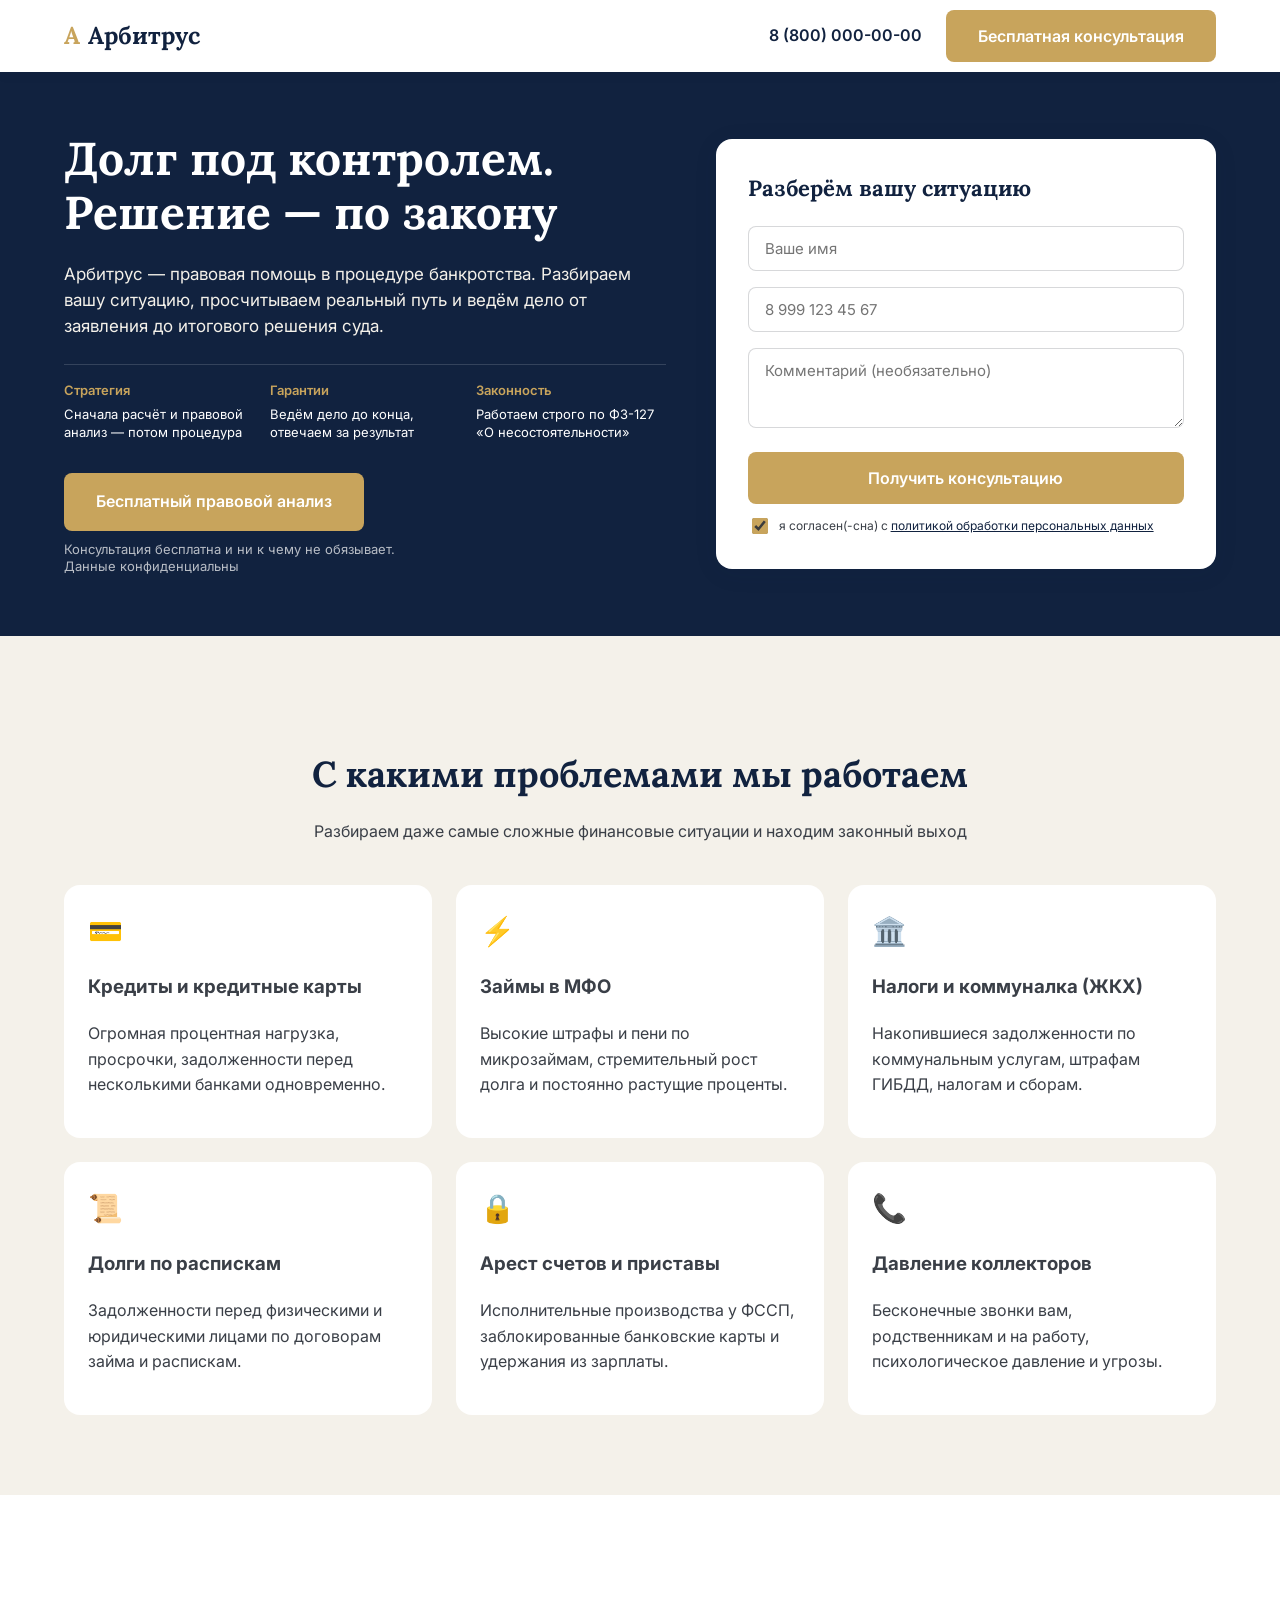
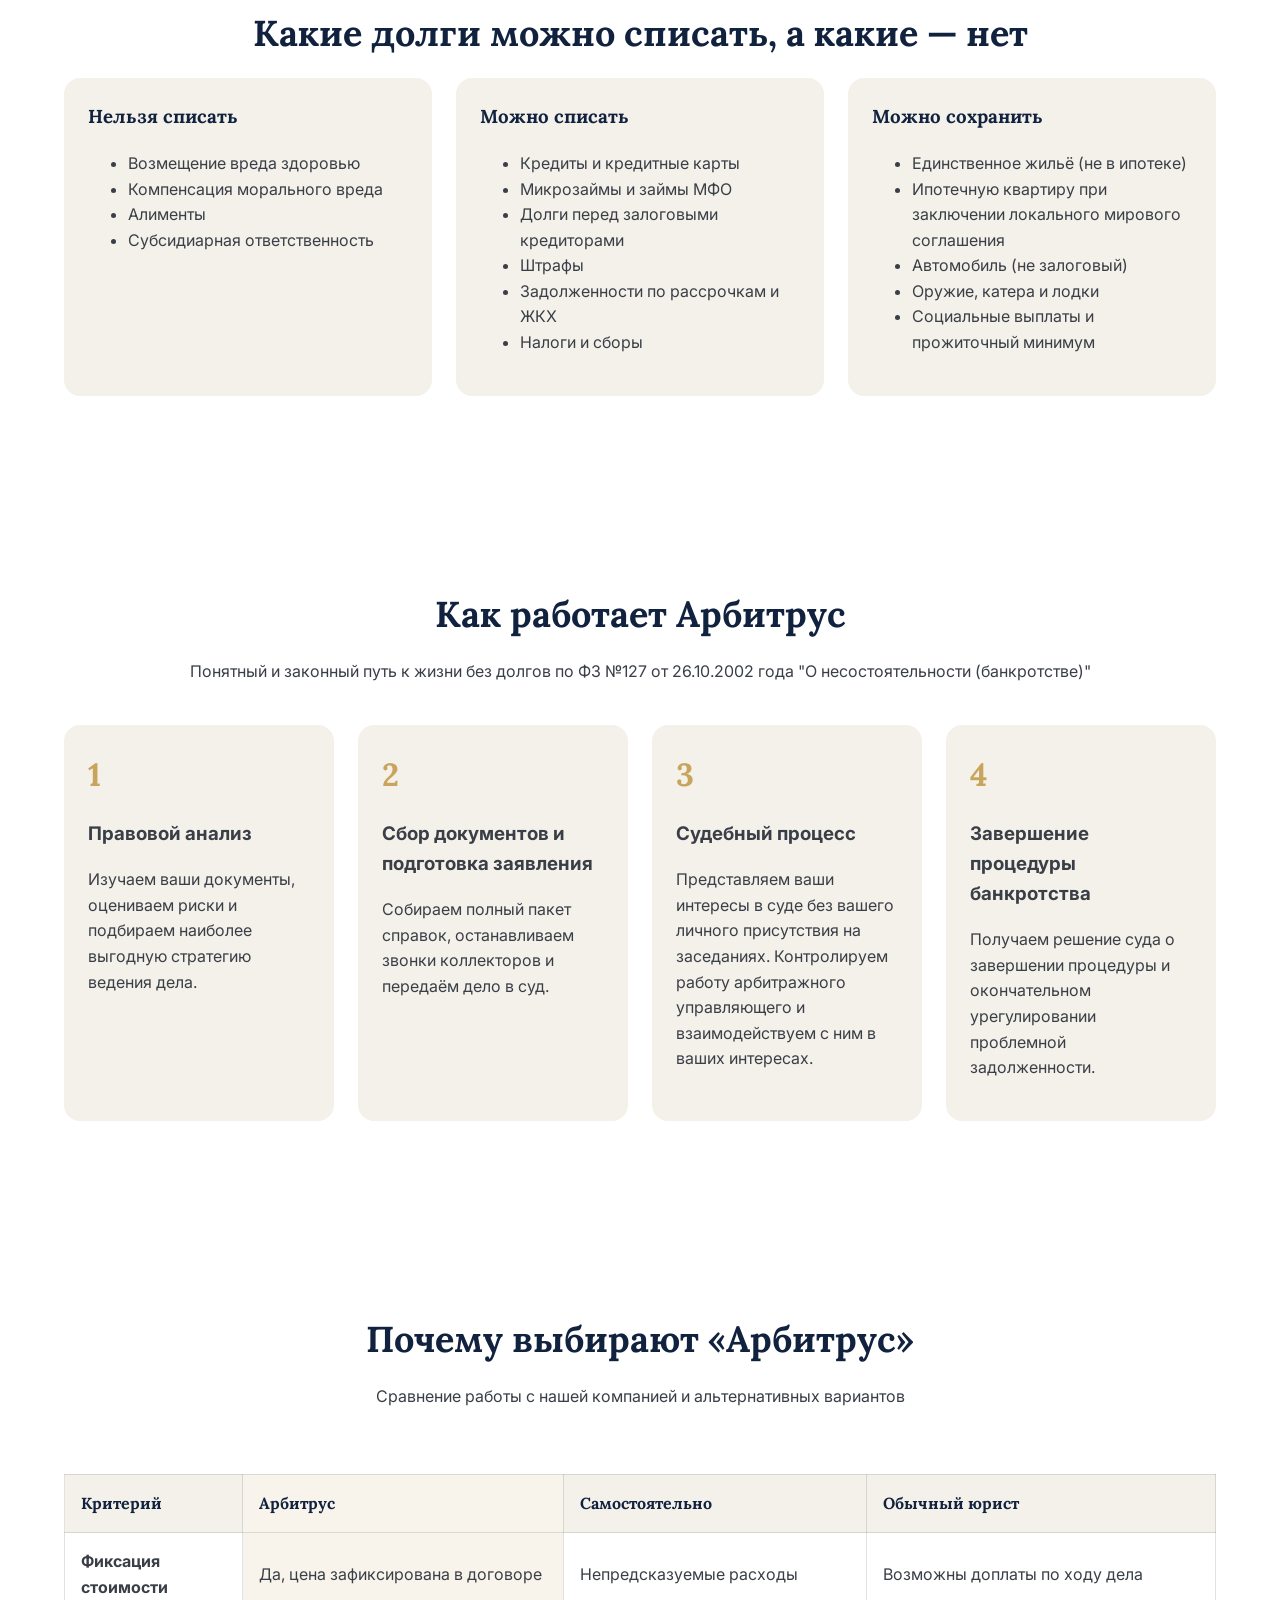
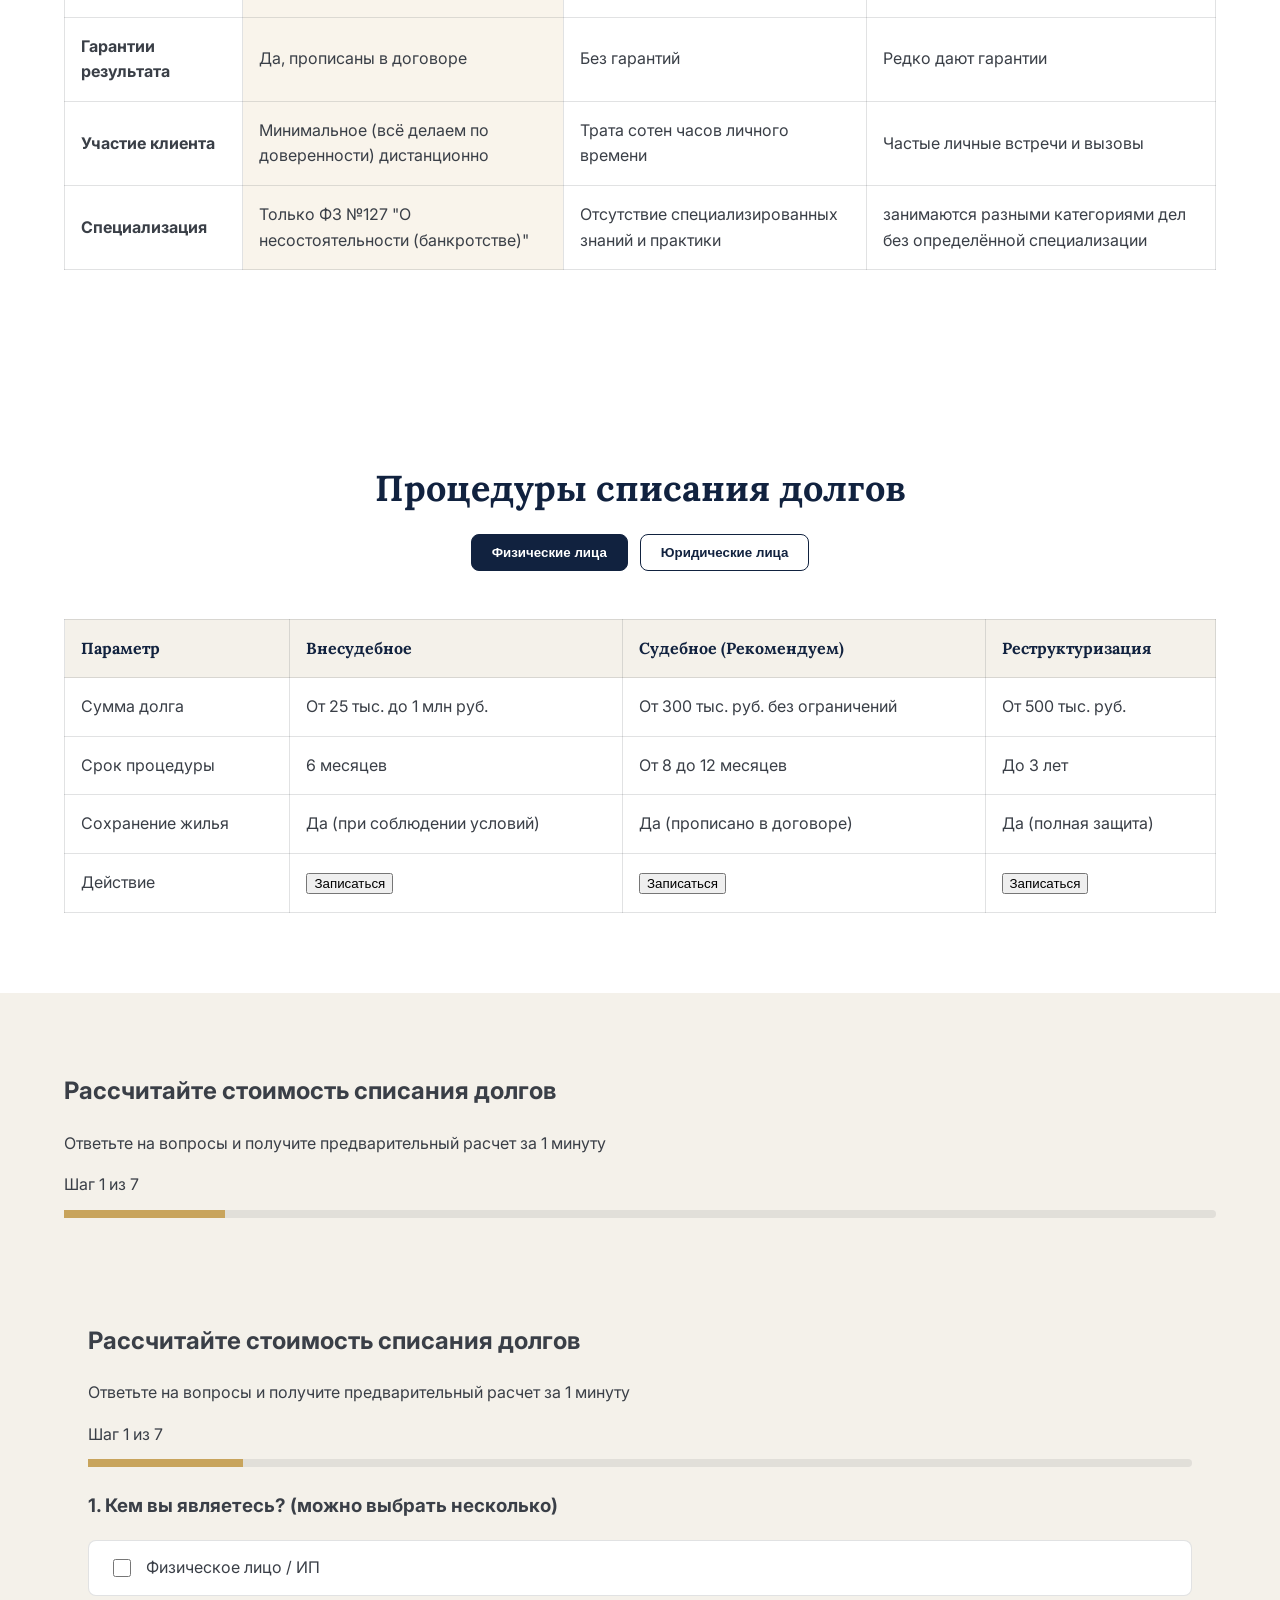
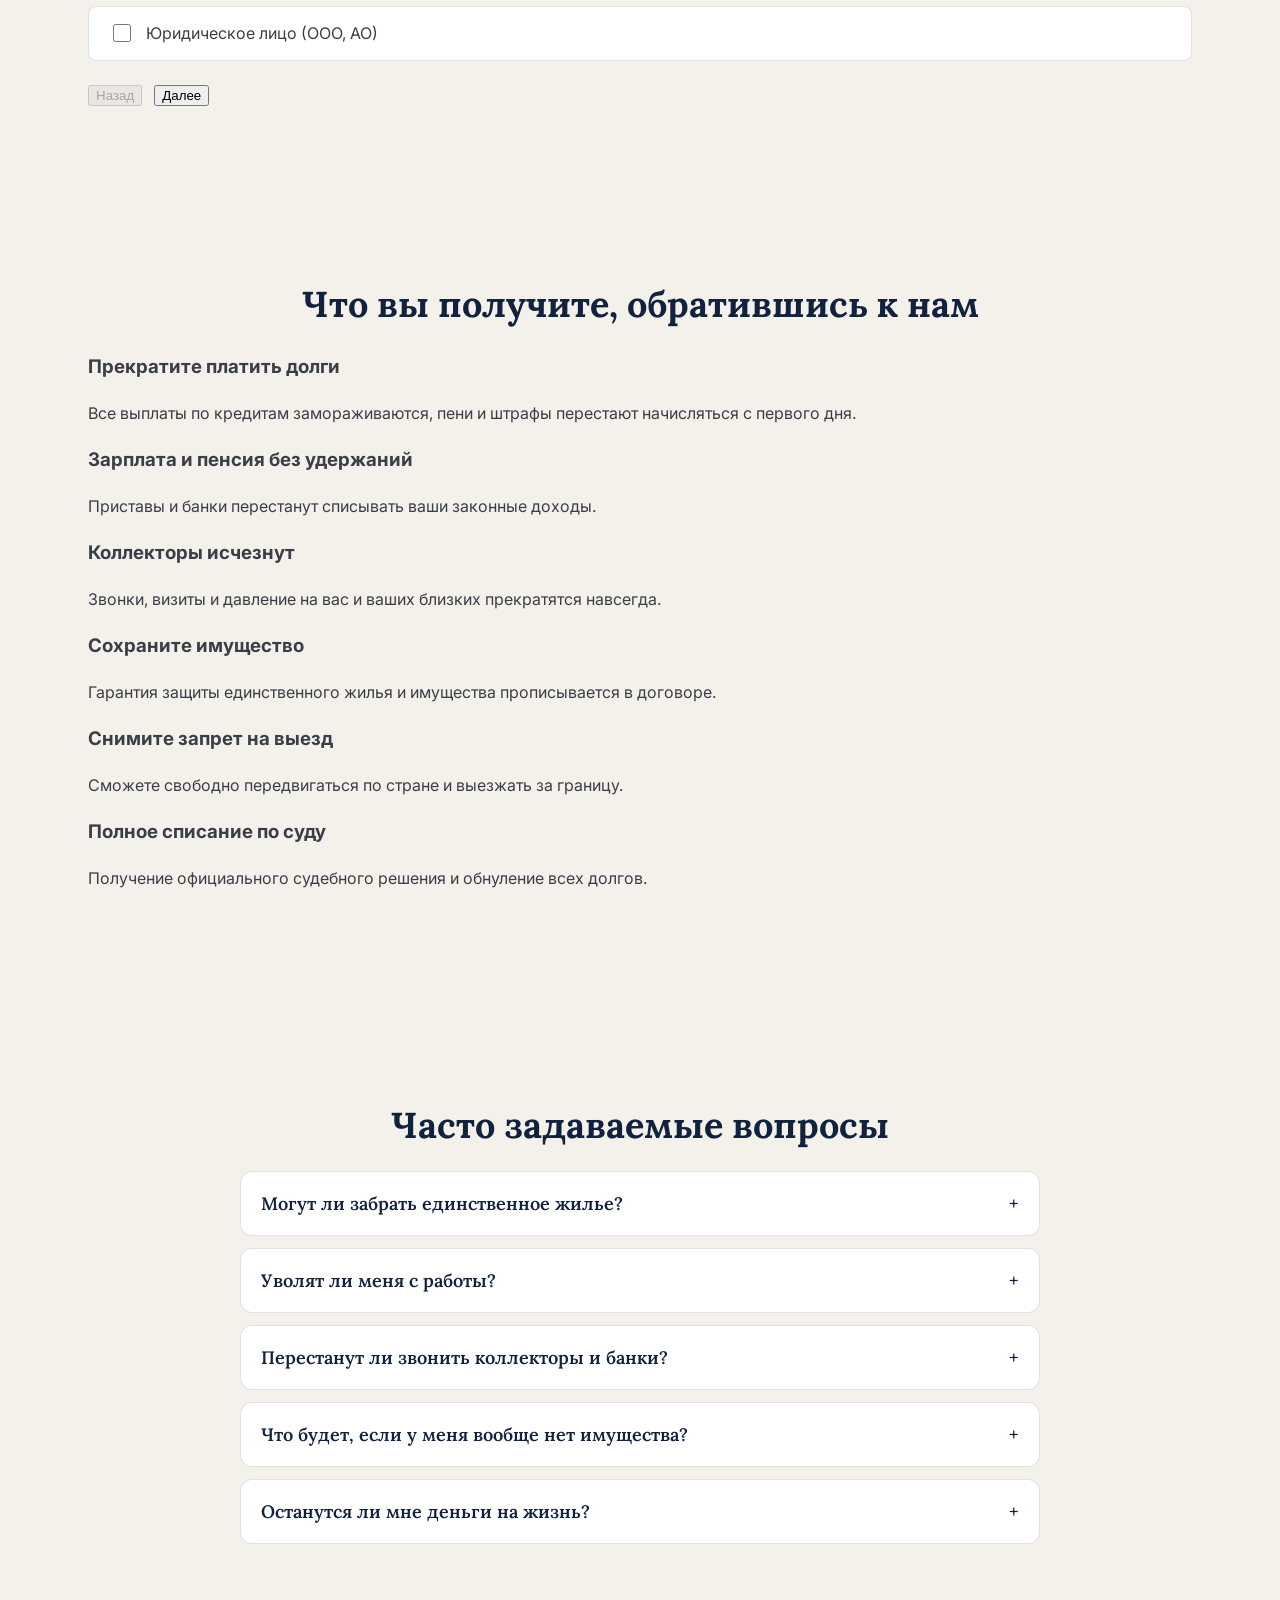
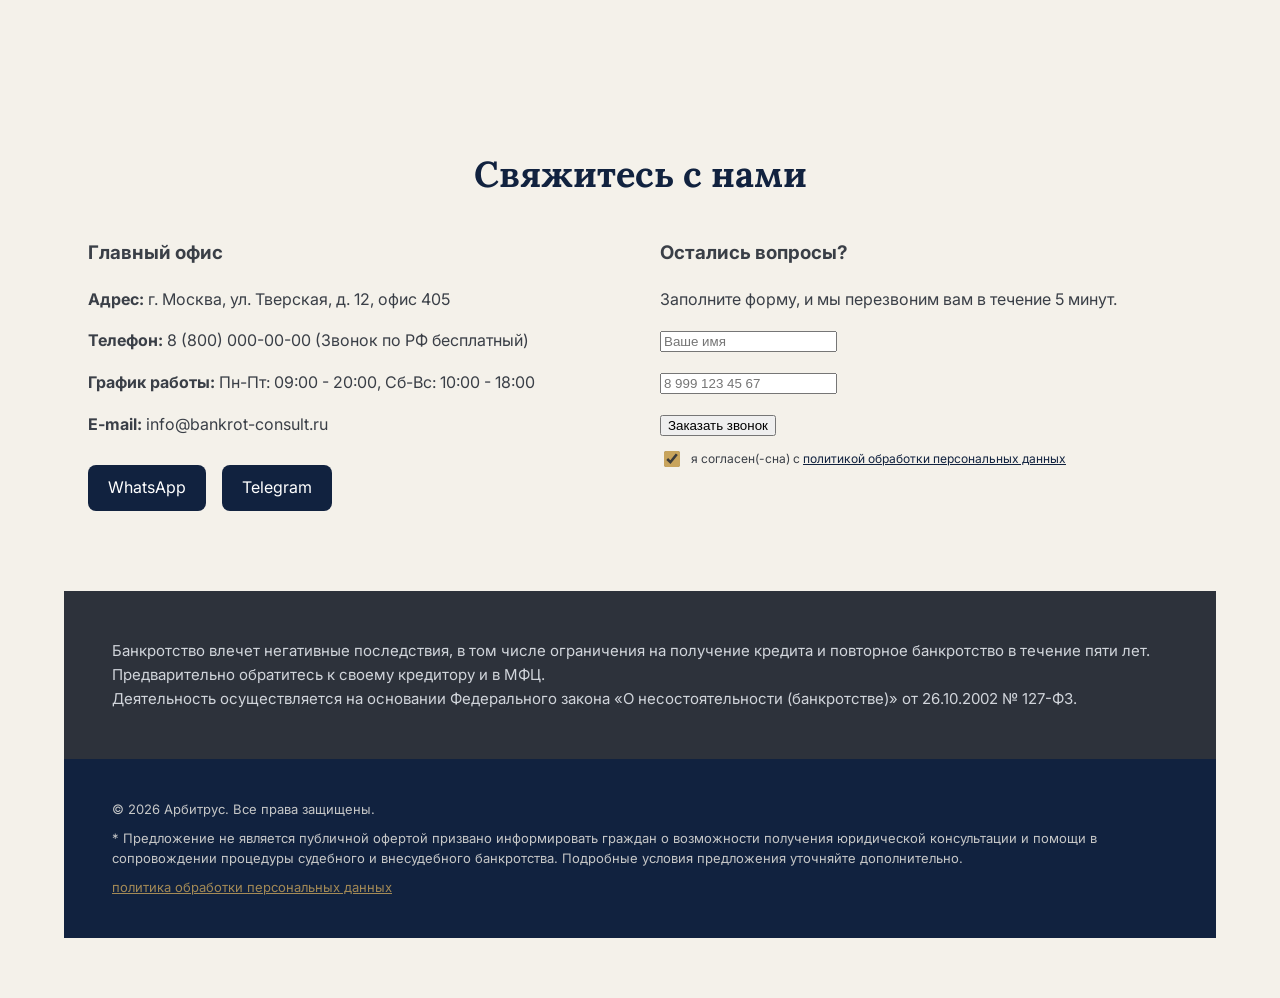
<file: index.html>
<!DOCTYPE html>
<html lang="ru">
<head>
  <meta charset="UTF-8">
  <meta name="viewport" content="width=device-width, initial-scale=1.0">
  <title>Списание долгов по 127-ФЗ — Официальная юридическая помощь</title>
  <meta name="description" content="Бесплатное и судебное списание долгов по 127-ФЗ. Рассрочка 0%, сохранение имущества, гарантия результата в договоре.">
  
  <link rel="preconnect" href="https://fonts.googleapis.com">
  <link rel="preconnect" href="https://fonts.gstatic.com" crossorigin>
  <link href="https://fonts.googleapis.com/css2?family=Inter:wght@400;500;600&family=Lora:wght@600;700&display=swap" rel="stylesheet">
  
  <link rel="stylesheet" href="css/style.css">
</head>
<body>

<!-- 0. HEADER -->
<header class="header">
  <div class="header__container">
    <a href="#" class="header__logo">
      <span>A</span> Арбитрус
    </a>
    
    <div class="header__right">
      <a href="tel:88000000000" class="header__phone">8 (800) 000-00-00</a>
      <button class="btn-gold select-plan-btn" data-plan="Общая консультация">Бесплатная консультация</button>
    </div>
  </div>
</header>

<!-- 1. HERO -->
<section id="hero" class="hero">
  <div class="hero__container">
    
    <div class="hero__content">
      <h1 class="hero__title">Долг под контролем.<br>Решение — по закону</h1>
      
      <p class="hero__subtitle">
        Арбитрус — правовая помощь в процедуре банкротства. Разбираем вашу ситуацию, просчитываем реальный путь и ведём дело от заявления до итогового решения суда.
      </p>

      <div class="hero__features">
        <div class="hero__feature-item">
          <span class="hero__feature-title">Стратегия</span>
          <span>Сначала расчёт и правовой анализ — потом процедура</span>
        </div>
        <div class="hero__feature-item">
          <span class="hero__feature-title">Гарантии</span>
          <span>Ведём дело до конца, отвечаем за результат</span>
        </div>
        <div class="hero__feature-item">
          <span class="hero__feature-title">Законность</span>
          <span>Работаем строго по ФЗ-127 «О несостоятельности»</span>
        </div>
      </div>

      <div class="hero__action">
        <a href="#quiz" class="btn-gold">Бесплатный правовой анализ</a>
        <span class="microtext">Консультация бесплатна и ни к чему не обязывает. Данные конфиденциальны</span>
      </div>
    </div>

    <div class="hero__card">
      <h3 class="hero__card-title">Разберём вашу ситуацию</h3>
      <form id="hero-form">
        <div class="form-group">
          <input type="text" class="form-input" placeholder="Ваше имя" required>
        </div>
        <div class="form-group">
          <input type="tel" class="form-input phone-mask" placeholder="Телефон" required>
        </div>
        <div class="form-group">
          <textarea class="form-textarea" placeholder="Комментарий (необязательно)"></textarea>
        </div>
        <button type="submit" class="btn-gold btn-gold--full">Получить консультацию</button>
        
        <div class="checkbox-group">
          <label class="checkbox-label">
            <input type="checkbox" required checked>
            <span>я согласен(-сна) с <a href="privacy.html" target="_blank">политикой обработки персональных данных</a></span>
          </label>
        </div>
      </form>
    </div>

  </div>
</section>

<!-- 2. С КАКИМИ ПРОБЛЕМАМИ МЫ РАБОТАЕМ -->
<section id="problems" class="problems">
  <div class="container">
    <h2 class="section__title">С какими проблемами мы работаем</h2>
    <p class="section__subtitle">Разбираем даже самые сложные финансовые ситуации и находим законный выход</p>
    
    <div class="problems__grid">
      <div class="problem-card">
        <div class="problem-card__icon">💳</div>
        <h3 class="problem-card__title">Кредиты и кредитные карты</h3>
        <p class="problem-card__text">Огромная процентная нагрузка, просрочки, задолженности перед несколькими банками одновременно.</p>
      </div>

      <div class="problem-card">
        <div class="problem-card__icon">⚡</div>
        <h3 class="problem-card__title">Займы в МФО</h3>
        <p class="problem-card__text">Высокие штрафы и пени по микрозаймам, стремительный рост долга и постоянно растущие проценты.</p>
      </div>

      <div class="problem-card">
        <div class="problem-card__icon">🏛️</div>
        <h3 class="problem-card__title">Налоги и коммуналка (ЖКХ)</h3>
        <p class="problem-card__text">Накопившиеся задолженности по коммунальным услугам, штрафам ГИБДД, налогам и сборам.</p>
      </div>

      <div class="problem-card">
        <div class="problem-card__icon">📜</div>
        <h3 class="problem-card__title">Долги по распискам</h3>
        <p class="problem-card__text">Задолженности перед физическими и юридическими лицами по договорам займа и распискам.</p>
      </div>

      <div class="problem-card">
        <div class="problem-card__icon">🔒</div>
        <h3 class="problem-card__title">Арест счетов и приставы</h3>
        <p class="problem-card__text">Исполнительные производства у ФССП, заблокированные банковские карты и удержания из зарплаты.</p>
      </div>

      <div class="problem-card">
        <div class="problem-card__icon">📞</div>
        <h3 class="problem-card__title">Давление коллекторов</h3>
        <p class="problem-card__text">Бесконечные звонки вам, родственникам и на работу, психологическое давление и угрозы.</p>
      </div>
    </div>
  </div>
</section>

<!-- 3. КАКИЕ ДОЛГИ СПИСЫВАЕМ -->
<section id="debts" class="section debts">
  <div class="container">
    <h2 class="section__title">Какие долги можно списать, а какие — нет</h2>
    
    <div class="debts__grid">
      <div class="debts__card debts__card--danger">
        <h3>Нельзя списать</h3>
        <ul>
          <li>Возмещение вреда здоровью</li>
          <li>Компенсация морального вреда</li>
          <li>Алименты</li>
          <li>Субсидиарная ответственность</li>
        </ul>
      </div>

      <div class="debts__card debts__card--success">
        <h3>Можно списать</h3>
        <ul>
          <li>Кредиты и кредитные карты</li>
          <li>Микрозаймы и займы МФО</li>
          <li>Долги перед залоговыми кредиторами</li>
          <li>Штрафы</li>
          <li>Задолженности по рассрочкам и ЖКХ</li>
          <li>Налоги и сборы</li>
        </ul>
      </div>

      <div class="debts__card debts__card--info">
        <h3>Можно сохранить</h3>
        <ul>
          <li>Единственное жильё (не в ипотеке)</li>
          <li>Ипотечную квартиру при заключении локального мирового соглашения</li>
          <li>Автомобиль (не залоговый)</li>
          <li>Оружие, катера и лодки</li>
          <li>Социальные выплаты и прожиточный минимум</li>
        </ul>
      </div>
    </div>
  </div>
</section>

<!-- КАК РАБОТАЕТ АРБИТРУС (Степпер) -->
<section id="how-it-works" class="section how-it-works">
  <div class="container">
    <h2 class="section__title">Как работает Арбитрус</h2>
    <p class="section__subtitle">Понятный и законный путь к жизни без долгов по ФЗ №127 от 26.10.2002 года "О несостоятельности (банкротстве)"</p>

    <div class="stepper">
      <div class="stepper__item">
        <div class="stepper__number">1</div>
        <div class="stepper__content">
          <h3>Правовой анализ</h3>
          <p>Изучаем ваши документы, оцениваем риски и подбираем наиболее выгодную стратегию ведения дела.</p>
        </div>
      </div>

      <div class="stepper__item">
        <div class="stepper__number">2</div>
        <div class="stepper__content">
          <h3>Сбор документов и подготовка заявления</h3>
          <p>Собираем полный пакет справок, останавливаем звонки коллекторов и передаём дело в суд.</p>
        </div>
      </div>

      <div class="stepper__item">
        <div class="stepper__number">3</div>
        <div class="stepper__content">
          <h3>Судебный процесс</h3>
          <p>Представляем ваши интересы в суде без вашего личного присутствия на заседаниях. Контролируем работу арбитражного управляющего и взаимодействуем с ним в ваших интересах.</p>
        </div>
      </div>

      <div class="stepper__item">
        <div class="stepper__number">4</div>
        <div class="stepper__content">
          <h3>Завершение процедуры банкротства</h3>
          <p>Получаем решение суда о завершении процедуры и окончательном урегулировании проблемной задолженности.</p>
        </div>
      </div>
    </div>
  </div>
</section>

<!-- ПОЧЕМУ АРБИТРУС (Сравнение) -->
<section id="why-us" class="section why-us">
  <div class="container">
    <h2 class="section__title">Почему выбирают «Арбитрус»</h2>
    <p class="section__subtitle">Сравнение работы с нашей компанией и альтернативных вариантов</p>

    <div class="table-wrapper">
      <table class="comparison-table">
        <thead>
          <tr>
            <th>Критерий</th>
            <th class="highlight">Арбитрус</th>
            <th>Самостоятельно</th>
            <th>Обычный юрист</th>
          </tr>
        </thead>
        <tbody>
          <tr>
            <td><strong>Фиксация стоимости</strong></td>
            <td class="highlight">Да, цена зафиксирована в договоре</td>
            <td>Непредсказуемые расходы</td>
            <td>Возможны доплаты по ходу дела</td>
          </tr>
          <tr>
            <td><strong>Гарантии результата</strong></td>
            <td class="highlight">Да, прописаны в договоре</td>
            <td>Без гарантий</td>
            <td>Редко дают гарантии</td>
          </tr>
          <tr>
            <td><strong>Участие клиента</strong></td>
            <td class="highlight">Минимальное (всё делаем по доверенности) дистанционно</td>
            <td>Трата сотен часов личного времени</td>
            <td>Частые личные встречи и вызовы</td>
          </tr>
          <tr>
            <td><strong>Специализация</strong></td>
            <td class="highlight">Только ФЗ №127 "О несостоятельности (банкротстве)"</td>
            <td>Отсутствие специализированных знаний и практики</td>
            <td>занимаются разными категориями дел без определённой специализации</td>
          </tr>
        </tbody>
      </table>
    </div>
  </div>
</section>

<!-- 4. ТАБЛИЦА ПРОЦЕДУР -->
<section id="procedures" class="section procedures">
  <div class="container">
    <h2 class="section__title">Процедуры списания долгов</h2>
    
    <div class="tabs">
      <button class="tab-btn active" data-tab="phys">Физические лица</button>
      <button class="tab-btn" data-tab="jur">Юридические лица</button>
    </div>

    <!-- Вкладка 1: Физические лица -->
    <div class="tab-content active" id="tab-phys">
      <div class="table-wrapper">
        <table class="procedure-table">
          <thead>
            <tr>
              <th>Параметр</th>
              <th>Внесудебное</th>
              <th class="recommended">Судебное (Рекомендуем)</th>
              <th>Реструктуризация</th>
            </tr>
          </thead>
          <tbody>
            <tr>
              <td>Сумма долга</td>
              <td>От 25 тыс. до 1 млн руб.</td>
              <td>От 300 тыс. руб. без ограничений</td>
              <td>От 500 тыс. руб.</td>
            </tr>
            <tr>
              <td>Срок процедуры</td>
              <td>6 месяцев</td>
              <td>От 8 до 12 месяцев</td>
              <td>До 3 лет</td>
            </tr>
            <tr>
              <td>Сохранение жилья</td>
              <td>Да (при соблюдении условий)</td>
              <td>Да (прописано в договоре)</td>
              <td>Да (полная защита)</td>
            </tr>
            <tr>
              <td>Действие</td>
              <td><button class="btn btn--outline select-plan-btn" data-plan="Внесудебное банкротство">Записаться</button></td>
              <td class="recommended"><button class="btn btn--primary select-plan-btn" data-plan="Судебное банкротство">Записаться</button></td>
              <td><button class="btn btn--outline select-plan-btn" data-plan="Реструктуризация">Записаться</button></td>
            </tr>
          </tbody>
        </table>
      </div>
    </div>

    <!-- Вкладка 2: Юридические лица -->
    <div class="tab-content" id="tab-jur">
      <div class="table-wrapper">
        <table class="procedure-table">
          <thead>
            <tr>
              <th>Параметр</th>
              <th>Банкротство ООО / АО</th>
              <th>Упрощенная процедура</th>
              <th>Ликвидация</th>
            </tr>
          </thead>
          <tbody>
            <tr>
              <td>Сумма долга</td>
              <td>От 2 млн руб.</td>
              <td>От 500 тыс. руб.</td>
              <td>До 2 млн руб.</td>
            </tr>
            <tr>
              <td>Срок процедуры</td>
              <td>От 12 месяцев</td>
              <td>От 6 месяцев</td>
              <td>От 4 месяцев</td>
            </tr>
            <tr>
              <td>Защита руководства</td>
              <td>Защита от субсидиарной ответственности</td>
              <td>Полный анализ рисков</td>
              <td>Безопасный вывод</td>
            </tr>
            <tr>
              <td>Действие</td>
              <td><button class="btn btn--outline select-plan-btn" data-plan="Банкротство ООО">Записаться</button></td>
              <td><button class="btn btn--outline select-plan-btn" data-plan="Упрощенная процедура">Записаться</button></td>
              <td><button class="btn btn--outline select-plan-btn" data-plan="Ликвидация компании">Записаться</button></td>
            </tr>
          </tbody>
        </table>
      </div>
    </div>

  </div>
</section>

<!-- 6. КВИЗ "УЗНАЙТЕ СТОИМОСТЬ" (Шаги 3 и 4 теперь с чекбоксами для множественного выбора) -->
<section id="quiz" class="quiz-section">
  <div class="container">
    <h2>Рассчитайте стоимость списания долгов</h2>
    <p>Ответьте на вопросы и получите предварительный расчет за 1 минуту</p>

    <div class="quiz-progress-wrapper">
      <div class="quiz-progress-text">Шаг <span id="quiz-current-step">1</span> из 7</div>
      <div class="quiz-progress-bar">
        <div id="quiz-progress-fill"></div>
      </div>
    </div>

    <form id="quiz-form">
<!-- 6. КВИЗ "УЗНАЙТЕ СТОИМОСТЬ" (Множественный выбор во всех вопросах) -->
<section id="quiz" class="quiz-section">
  <div class="container">
    <h2>Рассчитайте стоимость списания долгов</h2>
    <p>Ответьте на вопросы и получите предварительный расчет за 1 минуту</p>

    <div class="quiz-progress-wrapper">
      <div class="quiz-progress-text">Шаг <span id="quiz-current-step">1</span> из 7</div>
      <div class="quiz-progress-bar">
        <div id="quiz-progress-fill"></div>
      </div>
    </div>

    <form id="quiz-form">

      <!-- ШАГ 1 -->
      <div class="quiz__step active" data-step="1">
        <h3>1. Кем вы являетесь? (можно выбрать несколько)</h3>
        <label><input type="checkbox" name="role_phys" value="Физическое лицо / ИП"> Физическое лицо / ИП</label>
        <label><input type="checkbox" name="role_ur" value="Юридическое лицо"> Юридическое лицо (ООО, АО)</label>
      </div>

      <!-- ШАГ 2 -->
      <div class="quiz__step" data-step="2">
        <h3>2. Какова общая сумма ваших долгов? (можно выбрать несколько)</h3>
        <label><input type="checkbox" name="sum_1" value="До 500 тыс"> До 500 000 руб.</label>
        <label><input type="checkbox" name="sum_2" value="500к - 1.5м"> От 500 000 до 1 500 000 руб.</label>
        <label><input type="checkbox" name="sum_3" value="Более 1.5м"> Более 1 500 000 руб.</label>
      </div>

      <!-- ШАГ 3 -->
      <div class="quiz__step" data-step="3">
        <h3>3. Кому вы должны? (можно выбрать несколько)</h3>
        <label><input type="checkbox" name="debt_bank" value="Банки / Кредиты"> Банкам по кредитам и картам</label>
        <label><input type="checkbox" name="debt_mfo" value="МФО / Микрозаймы"> МФО (Микрозаймы)</label>
        <label><input type="checkbox" name="debt_tax" value="Налоги / ФНС / Штрафы"> Налоги, штрафы, ЖКХ</label>
        <label><input type="checkbox" name="debt_receipt" value="Физлица / Расписки"> Физическим лицам по распискам</label>
      </div>

      <!-- ШАГ 4 -->
      <div class="quiz__step" data-step="4">
        <h3>4. Есть ли у вас имущество в собственности? (можно выбрать несколько)</h3>
        <label><input type="checkbox" name="prop_flat" value="Единственное жилье"> Единственное жильё</label>
        <label><input type="checkbox" name="prop_car" value="Автомобиль"> Автомобиль / Транспорт</label>
        <label><input type="checkbox" name="prop_other" value="Другая недвижимость"> Вторая квартира / Дача / Земельный участок</label>
        <label><input type="checkbox" name="prop_none" value="Нет имущества"> Ничего из перечисленного нет</label>
      </div>

      <!-- ШАГ 5 -->
      <div class="quiz__step" data-step="5">
        <h3>5. Находится ли ваше жильё в ипотеке? (можно выбрать несколько)</h3>
        <label><input type="checkbox" name="hyp_no" value="Нет"> Нет</label>
        <label><input type="checkbox" name="hyp_yes" value="Да"> Да, ипотека оформлена</label>
      </div>

      <!-- ШАГ 6 -->
      <div class="quiz__step" data-step="6">
        <h3>6. Каков ваш официальный доход? (можно выбрать несколько)</h3>
        <label><input type="checkbox" name="inc_none" value="Нет дохода"> Официального дохода нет</label>
        <label><input type="checkbox" name="inc_salary" value="Зарплата"> Официальная зарплата</label>
        <label><input type="checkbox" name="inc_pension" value="Пенсия/Соцвыплаты"> Пенсия / Соцвыплаты</label>
      </div>

      <!-- ШАГ 7 (Финальный) -->
      <div class="quiz__step" data-step="7">
        <h3>7. Куда отправить расчёт и варианты процедур?</h3>
        <div class="form-group">
          <input type="text" name="name" placeholder="Ваше имя" required>
        </div>
        <div class="form-group">
          <input type="tel" name="phone" class="phone-mask" placeholder="8 999 123 45 67" required>
        </div>
        <button type="submit" class="btn-gold">Получить результаты и вариант договора</button>
        
        <div class="checkbox-group">
          <label class="checkbox-label">
            <input type="checkbox" required checked>
            <span>я согласен(-сна) с <a href="privacy.html" target="_blank">политикой обработки персональных данных</a></span>
          </label>
        </div>
      </div>

      <div class="quiz-navigation">
        <button type="button" id="quiz-prev-btn" disabled>Назад</button>
        <button type="button" id="quiz-next-btn">Далее</button>
      </div>

    </form>
  </div>
</section>

<!-- 7. ВЫГОДЫ -->
<section class="section benefits">
  <div class="container">
    <h2 class="section__title">Что вы получите, обратившись к нам</h2>
    <div class="benefits__grid">
      <div class="benefits__card">
        <h3>Прекратите платить долги</h3>
        <p>Все выплаты по кредитам замораживаются, пени и штрафы перестают начисляться с первого дня.</p>
      </div>
      <div class="benefits__card">
        <h3>Зарплата и пенсия без удержаний</h3>
        <p>Приставы и банки перестанут списывать ваши законные доходы.</p>
      </div>
      <div class="benefits__card">
        <h3>Коллекторы исчезнут</h3>
        <p>Звонки, визиты и давление на вас и ваших близких прекратятся навсегда.</p>
      </div>
      <div class="benefits__card">
        <h3>Сохраните имущество</h3>
        <p>Гарантия защиты единственного жилья и имущества прописывается в договоре.</p>
      </div>
      <div class="benefits__card">
        <h3>Снимите запрет на выезд</h3>
        <p>Сможете свободно передвигаться по стране и выезжать за границу.</p>
      </div>
      <div class="benefits__card">
        <h3>Полное списание по суду</h3>
        <p>Получение официального судебного решения и обнуление всех долгов.</p>
      </div>
    </div>
  </div>
</section>

<!-- 8. FAQ -->
<section id="faq" class="section faq">
  <div class="container">
    <h2 class="section__title">Часто задаваемые вопросы</h2>
    <div class="faq__accordion">
      
      <div class="faq__item">
        <button class="faq__question">
          <span>Могут ли забрать единственное жилье?</span>
          <span class="faq__icon">+</span>
        </button>
        <div class="faq__answer">
          <p>Нет, согласно ст. 446 ГПК РФ единственное жилье (если оно не находится в ипотеке) обладает исполнительским иммунитетом и забрать его за долги нельзя.</p>
        </div>
      </div>

      <div class="faq__item">
        <button class="faq__question">
          <span>Уволят ли меня с работы?</span>
          <span class="faq__icon">+</span>
        </button>
        <div class="faq__answer">
          <p>Закон № 127-ФЗ не содержит оснований для увольнения в связи с банкротством. Банкротство не ограничивает право заниматься большинством видов деятельности.</p>
        </div>
      </div>

      <div class="faq__item">
        <button class="faq__question">
          <span>Перестанут ли звонить коллекторы и банки?</span>
          <span class="faq__icon">+</span>
        </button>
        <div class="faq__answer">
          <p>Да. С момента введения процедуры банкротства судом все взаимодействия с кредиторами и коллекторами прекращаются. Все требования направляются только через суд.</p>
        </div>
      </div>

      <div class="faq__item">
        <button class="faq__question">
          <span>Что будет, если у меня вообще нет имущества?</span>
          <span class="faq__icon">+</span>
        </button>
        <div class="faq__answer">
          <p>Отсутствие имущества — не препятствие: процедура проводится. Для граждан без имущества и с небольшим долгом рациональнее рассмотреть внесудебный порядок через МФЦ.</p>
        </div>
      </div>

      <div class="faq__item">
        <button class="faq__question">
          <span>Останутся ли мне деньги на жизнь?</span>
          <span class="faq__icon">+</span>
        </button>
        <div class="faq__answer">
          <p>Да. Механизм защиты: из конкурсной массы исключаются средства в пределах прожиточного минимума на должника (и иждивенцев, при наличии). Внесудебное банкротство не предполагает реализации имущества и удержаний по большинству требований.</p>
        </div>
      </div>

    </div>
  </div>
</section>

<!-- МОДАЛЬНОЕ ОКНО -->
<div class="modal" id="modal-consultation">
  <div class="modal__overlay" id="modal-overlay"></div>
  <div class="modal__content">
    <button class="modal__close" id="modal-close">&times;</button>
    <h3 class="modal__title">Запись на бесплатную консультацию</h3>
    <p class="modal__subtitle">Оставьте заявку, и наш юрист свяжется с вами в течение 10 минут.</p>
    
    <form id="modal-form" class="modal__form">
      <input type="hidden" name="selected_plan" id="modal-plan-input" value="Общая заявка">
      
      <div class="form-group">
        <input type="text" name="name" placeholder="Ваше имя" required>
      </div>
      <div class="form-group">
        <input type="tel" name="phone" class="phone-mask" placeholder="+7 (___) ___-__-__" required>
      </div>
      <button type="submit" class="btn btn--primary btn--full">Отправить заявку</button>
      
      <div class="checkbox-group">
        <label class="checkbox-label">
          <input type="checkbox" required checked>
          <span>я согласен(-сна) с <a href="privacy.html" target="_blank">политикой обработки персональных данных</a></span>
        </label>
      </div>
    </form>
  </div>
</div>

<!-- 10. КОНТАКТЫ И ФОРМА -->
<section id="contacts" class="section contacts">
  <div class="container">
    <h2 class="section__title">Свяжитесь с нами</h2>
    <div class="contacts__grid">
      
      <div class="contacts__info">
        <h3>Главный офис</h3>
        <p><strong>Адрес:</strong> г. Москва, ул. Тверская, д. 12, офис 405</p>
        <p><strong>Телефон:</strong> 8 (800) 000-00-00 (Звонок по РФ бесплатный)</p>
        <p><strong>График работы:</strong> Пн-Пт: 09:00 - 20:00, Сб-Вс: 10:00 - 18:00</p>
        <p><strong>E-mail:</strong> info@bankrot-consult.ru</p>
        
        <div class="contacts__messengers">
          <a href="https://wa.me/70000000000" target="_blank" class="btn btn--outline">WhatsApp</a>
          <a href="https://t.me/username" target="_blank" class="btn btn--outline">Telegram</a>
        </div>
      </div>

      <div class="contacts__form-wrapper">
        <h3>Остались вопросы?</h3>
        <p>Заполните форму, и мы перезвоним вам в течение 5 минут.</p>
        
        <form id="footer-form" class="contacts__form">
          <div class="form-group">
            <input type="text" placeholder="Ваше имя" required>
          </div>
          <div class="form-group">
            <input type="tel" class="phone-mask" placeholder="8 999 123 45 67" required>
          </div>
          <button type="submit" class="btn btn--primary btn--full">Заказать звонок</button>
          
          <div class="checkbox-group">
            <label class="checkbox-label">
              <input type="checkbox" required checked>
              <span>я согласен(-сна) с <a href="privacy.html" target="_blank">политикой обработки персональных данных</a></span>
            </label>
          </div>
        </form>
      </div>

    </div>
  </div>
</section>

<!-- ДИСКЛЕЙМЕР О ПОСЛЕДСТВИЯХ (НЕ МЕНЕЕ 7% ЭКРАНА) -->
<section class="legal-disclaimer">
  <div class="container">
    <p>
      Банкротство влечет негативные последствия, в том числе ограничения на получение кредита и повторное банкротство в течение пяти лет. Предварительно обратитесь к своему кредитору и в МФЦ.<br>
      Деятельность осуществляется на основании Федерального закона «О несостоятельности (банкротстве)» от 26.10.2002 № 127-ФЗ.
    </p>
  </div>
</section>

<!-- ФУТЕР -->
<footer class="footer">
  <div class="container">
    <div class="footer__bottom">
      <p>&copy; 2026 Арбитрус. Все права защищены.</p>
      <p>* Предложение не является публичной офертой призвано информировать граждан о возможности получения юридической консультации и помощи в сопровождении процедуры судебного и внесудебного банкротства. Подробные условия предложения уточняйте дополнительно.</p>
      <p><a href="privacy.html" target="_blank" class="privacy-link">политика обработки персональных данных</a></p>
    </div>
  </div>
</footer>

<script src="js/app.js"></script>
</body>
</html>
</file>
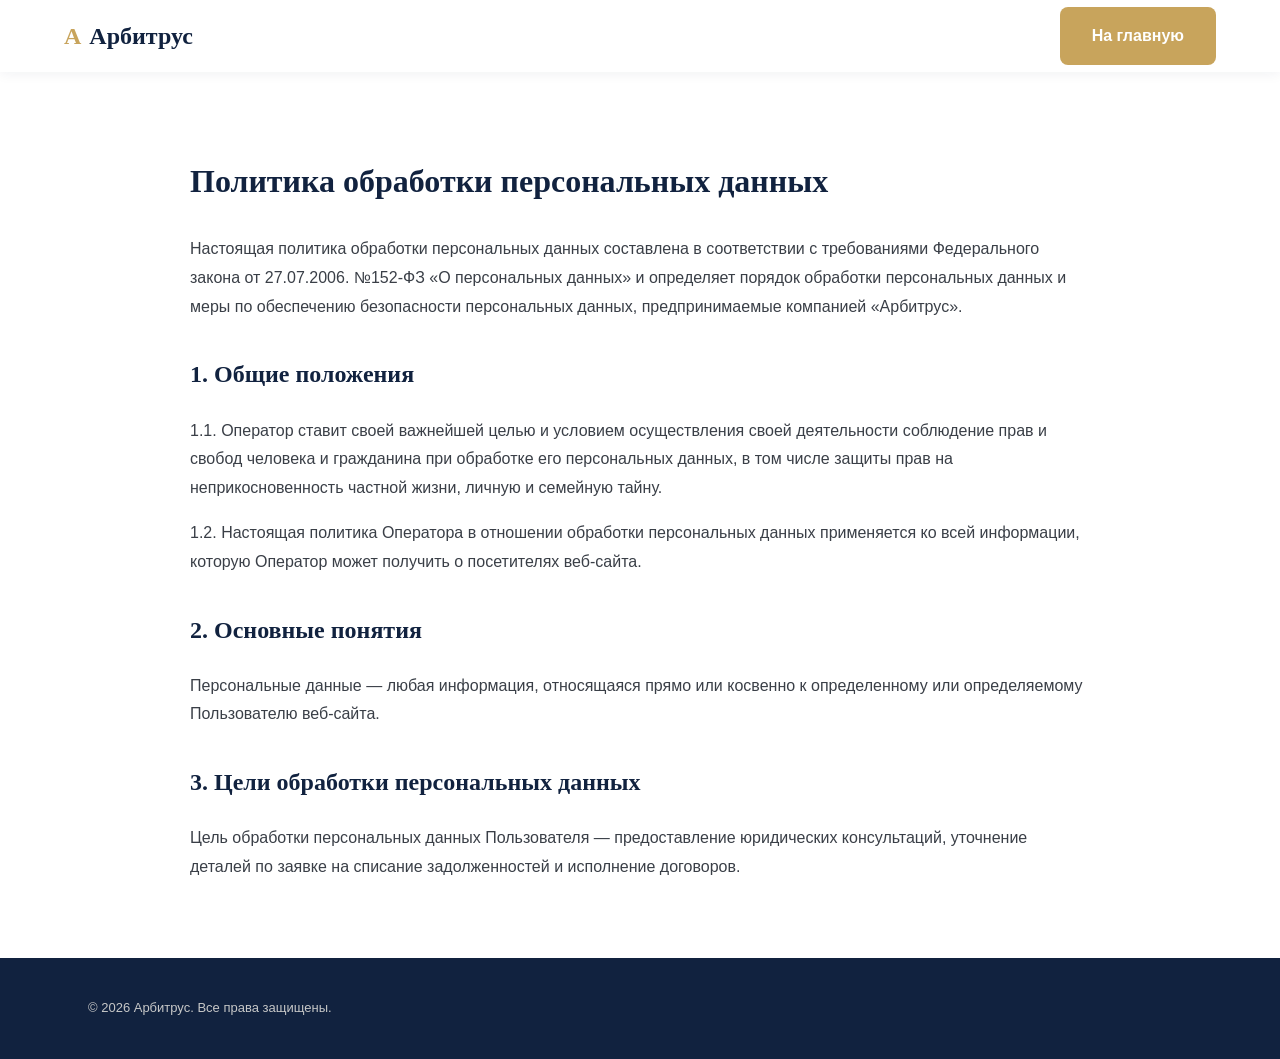
<file: privacy.html>
<!DOCTYPE html>
<html lang="ru">
<head>
  <meta charset="UTF-8">
  <meta name="viewport" content="width=device-width, initial-scale=1.0">
  <title>Политика обработки персональных данных — Арбитрус</title>
  <link rel="stylesheet" href="css/style.css">
  <style>
    .privacy-page {
      padding: 60px 0;
      max-width: 900px;
      margin: 0 auto;
      line-height: 1.8;
    }
    .privacy-page h1 {
      font-family: var(--font-serif);
      color: var(--color-navy);
      margin-bottom: 24px;
    }
    .privacy-page h2 {
      font-family: var(--font-serif);
      color: var(--color-navy);
      margin-top: 32px;
    }
  </style>
</head>
<body>

<header class="header">
  <div class="header__container">
    <a href="index.html" class="header__logo">
      <span>A</span> Арбитрус
    </a>
    <a href="index.html" class="btn-gold">На главную</a>
  </div>
</header>

<main class="container privacy-page">
  <h1>Политика обработки персональных данных</h1>
  <p>Настоящая политика обработки персональных данных составлена в соответствии с требованиями Федерального закона от 27.07.2006. №152-ФЗ «О персональных данных» и определяет порядок обработки персональных данных и меры по обеспечению безопасности персональных данных, предпринимаемые компанией «Арбитрус».</p>
  
  <h2>1. Общие положения</h2>
  <p>1.1. Оператор ставит своей важнейшей целью и условием осуществления своей деятельности соблюдение прав и свобод человека и гражданина при обработке его персональных данных, в том числе защиты прав на неприкосновенность частной жизни, личную и семейную тайну.</p>
  <p>1.2. Настоящая политика Оператора в отношении обработки персональных данных применяется ко всей информации, которую Оператор может получить о посетителях веб-сайта.</p>

  <h2>2. Основные понятия</h2>
  <p>Персональные данные — любая информация, относящаяся прямо или косвенно к определенному или определяемому Пользователю веб-сайта.</p>

  <h2>3. Цели обработки персональных данных</h2>
  <p>Цель обработки персональных данных Пользователя — предоставление юридических консультаций, уточнение деталей по заявке на списание задолженностей и исполнение договоров.</p>
</main>

<footer class="footer">
  <div class="container">
    <div class="footer__bottom">
      <p>&copy; 2026 Арбитрус. Все права защищены.</p>
    </div>
  </div>
</footer>

</body>
</html>
</file>
<file: css/style.css>
/* ==========================================
   ДИЗАЙН-СИСТЕМА И ПЕРЕМЕННЫЕ «АРБИТРУС»
   ========================================== */
:root {
  --color-navy: #11223F;      /* Глубокий тёмно-синий */
  --color-graphite: #3A3F47;  /* Графит */
  --color-gold: #C8A45C;      /* Тёплое золото */
  --color-gold-hover: #b38f48;
  --color-ivory: #F4F1EA;     /* Слоновая кость */
  --color-white: #FFFFFF;     /* Белый */

  --font-serif: 'Lora', serif;
  --font-sans: 'Inter', sans-serif;

  --card-radius: 16px;
  --btn-radius: 8px;
  --card-shadow: 0 4px 24px rgba(17, 34, 63, 0.08);
}

html {
  scroll-behavior: smooth;
}

* {
  box-sizing: border-box;
}

body {
  margin: 0;
  padding-top: 72px;
  font-family: var(--font-sans);
  color: var(--color-graphite);
  background-color: var(--color-white);
  line-height: 1.6;
}

.container {
  width: 100%;
  max-width: 1200px;
  margin: 0 auto;
  padding: 0 24px;
}

/* КНОПКИ */
.btn-gold {
  background-color: var(--color-gold);
  color: var(--color-white);
  border: none;
  padding: 16px 32px;
  border-radius: var(--btn-radius);
  font-family: var(--font-sans);
  font-weight: 600;
  font-size: 16px;
  cursor: pointer;
  transition: background-color 0.2s ease, transform 0.1s ease;
  text-decoration: none;
  display: inline-block;
  text-align: center;
}

.btn-gold:hover {
  background-color: var(--color-gold-hover);
  transform: translateY(-1px);
}

.btn-gold--full {
  width: 100%;
}

/* HEADER */
.header {
  position: fixed;
  top: 0;
  left: 0;
  width: 100%;
  height: 72px;
  background-color: var(--color-white);
  box-shadow: 0 2px 12px rgba(17, 34, 63, 0.06);
  z-index: 1000;
  display: flex;
  align-items: center;
}

.header__container {
  width: 100%;
  max-width: 1200px;
  margin: 0 auto;
  padding: 0 24px;
  display: flex;
  align-items: center;
  justify-content: space-between;
}

.header__logo {
  font-family: var(--font-serif);
  font-size: 24px;
  font-weight: 700;
  color: var(--color-navy);
  text-decoration: none;
  display: flex;
  align-items: center;
  gap: 8px;
}

.header__logo span {
  color: var(--color-gold);
}

.header__right {
  display: flex;
  align-items: center;
  gap: 24px;
}

.header__phone {
  font-weight: 600;
  color: var(--color-navy);
  text-decoration: none;
  font-size: 16px;
}

/* HERO — ИСПРАВЛЕННЫЕ ОТСТУПЫ И ЦЕНТРОВКА */
.hero {
  background-color: var(--color-navy);
  padding: 60px 0;
  color: var(--color-white);
}

.hero__container {
  width: 100%;
  max-width: 1200px;
  margin: 0 auto;
  padding: 0 24px;
  display: grid;
  grid-template-columns: 1.1fr 0.9fr;
  gap: 40px;
  align-items: center;
}

.hero__content {
  padding-right: 10px;
}

.hero__title {
  font-family: var(--font-serif);
  font-size: 46px;
  line-height: 1.18;
  font-weight: 700;
  color: var(--color-white);
  margin: 0 0 20px 0;
}

.hero__subtitle {
  font-size: 17px;
  line-height: 1.55;
  color: var(--color-ivory);
  margin-bottom: 24px;
}

.hero__features {
  display: grid;
  grid-template-columns: repeat(3, 1fr);
  gap: 16px;
  margin-bottom: 32px;
  padding-top: 16px;
  border-top: 1px solid rgba(255, 255, 255, 0.15);
}

.hero__feature-item {
  display: flex;
  flex-direction: column;
  gap: 6px;
  font-size: 13px;
  line-height: 1.4;
}

.hero__feature-title {
  font-weight: 600;
  color: var(--color-gold);
}

.hero__action {
  display: flex;
  flex-direction: column;
  align-items: flex-start;
  gap: 10px;
  width: 100%;
}

.hero__action .microtext {
  display: block;
  font-size: 13px;
  color: rgba(255, 255, 255, 0.7);
  max-width: 380px;
  line-height: 1.35;
}

.hero__card {
  background: var(--color-white);
  border-radius: var(--card-radius);
  padding: 32px;
  color: var(--color-graphite);
  box-shadow: var(--card-shadow);
}

.hero__card-title {
  font-family: var(--font-serif);
  font-size: 22px;
  font-weight: 700;
  color: var(--color-navy);
  margin: 0 0 20px 0;
}

/* ФОРМЫ И ИНПУТЫ */
.form-group {
  margin-bottom: 16px;
}

.form-input, 
.form-textarea {
  width: 100%;
  padding: 12px 16px;
  border: 1px solid rgba(58, 63, 71, 0.2);
  border-radius: var(--btn-radius);
  font-family: var(--font-sans);
  font-size: 15px;
  outline: none;
}

.form-textarea {
  height: 80px;
  resize: vertical;
}

/* ЧЕКБОКС И ГАЛОЧКА СОГЛАСИЯ */
.checkbox-group {
  margin-top: 12px;
}

.checkbox-label {
  display: flex !important;
  align-items: flex-start !important;
  gap: 8px !important;
  font-size: 12px !important;
  color: var(--color-graphite) !important;
  background: transparent !important;
  border: none !important;
  padding: 0 !important;
  margin: 0 !important;
  cursor: pointer;
}

.checkbox-label input[type="checkbox"] {
  margin-top: 2px;
  accent-color: var(--color-gold);
  width: 16px;
  height: 16px;
  cursor: pointer;
}

.checkbox-label a {
  color: var(--color-navy);
  text-decoration: underline;
}

/* БЛОКИ И СЕКЦИИ */
.section {
  padding: 80px 0;
}

.section__title {
  font-family: var(--font-serif);
  font-size: 36px;
  color: var(--color-navy);
  text-align: center;
  margin-bottom: 16px;
}

.section__subtitle {
  font-size: 16px;
  text-align: center;
  color: var(--color-graphite);
  margin-bottom: 40px;
}

/* ПРОБЛЕМЫ */
.problems {
  background-color: var(--color-ivory);
  padding: 80px 0;
}

.problems__grid {
  display: grid;
  grid-template-columns: repeat(3, 1fr);
  gap: 24px;
}

.problem-card {
  background: var(--color-white);
  border-radius: var(--card-radius);
  padding: 24px;
}

.problem-card__icon {
  font-size: 28px;
  margin-bottom: 12px;
}

/* ДОЛГИ */
.debts__grid {
  display: grid;
  grid-template-columns: repeat(3, 1fr);
  gap: 24px;
}

.debts__card {
  background: var(--color-ivory);
  border-radius: var(--card-radius);
  padding: 24px;
}

.debts__card h3 {
  font-family: var(--font-serif);
  color: var(--color-navy);
  margin-top: 0;
}

/* СТЕППЕР */
.stepper {
  display: grid;
  grid-template-columns: repeat(4, 1fr);
  gap: 24px;
}

.stepper__item {
  background: var(--color-ivory);
  padding: 24px;
  border-radius: var(--card-radius);
}

.stepper__number {
  font-family: var(--font-serif);
  font-size: 32px;
  font-weight: 700;
  color: var(--color-gold);
  margin-bottom: 12px;
}

/* ТАБЛИЦЫ */
.table-wrapper {
  overflow-x: auto;
}

.comparison-table, .procedure-table {
  width: 100%;
  border-collapse: collapse;
  margin-top: 24px;
}

.comparison-table th, .comparison-table td,
.procedure-table th, .procedure-table td {
  padding: 16px;
  border: 1px solid rgba(58, 63, 71, 0.15);
  text-align: left;
}

.comparison-table th, .procedure-table th {
  background-color: var(--color-ivory);
  color: var(--color-navy);
  font-family: var(--font-serif);
}

.comparison-table .highlight {
  background-color: rgba(200, 164, 92, 0.12);
}

/* ТАБЫ */
.tabs {
  display: flex;
  gap: 12px;
  margin-bottom: 24px;
  justify-content: center;
}

.tab-btn {
  padding: 10px 20px;
  border: 1px solid var(--color-navy);
  background: transparent;
  color: var(--color-navy);
  border-radius: var(--btn-radius);
  cursor: pointer;
  font-weight: 600;
}

.tab-btn.active {
  background: var(--color-navy);
  color: var(--color-white);
}

.tab-content {
  display: none;
}

.tab-content.active {
  display: block;
}

/* КВИЗ (ПОДДЕРЖКА РАДИО И ЧЕКБОКСОВ) */
.quiz-section {
  background-color: var(--color-ivory);
  padding: 60px 0;
}

.quiz__step {
  display: none;
}

.quiz__step.active {
  display: block;
}

.quiz-progress-bar {
  width: 100%;
  height: 8px;
  background-color: rgba(58, 63, 71, 0.1);
  border-radius: 4px;
  margin: 12px 0 24px 0;
}

#quiz-progress-fill {
  height: 100%;
  width: 14%;
  background-color: var(--color-gold);
  transition: width 0.3s ease;
}

.quiz__step label {
  display: flex;
  align-items: center;
  gap: 12px;
  padding: 14px 20px;
  background-color: var(--color-white);
  border: 1px solid rgba(58, 63, 71, 0.15);
  border-radius: var(--btn-radius);
  margin-bottom: 10px;
  cursor: pointer;
  transition: border-color 0.2s ease;
}

.quiz__step label:hover {
  border-color: var(--color-gold);
}

.quiz__step input[type="radio"],
.quiz__step input[type="checkbox"] {
  accent-color: var(--color-gold);
  width: 18px;
  height: 18px;
  cursor: pointer;
}

.quiz-navigation {
  display: flex;
  gap: 12px;
  margin-top: 24px;
}

/* FAQ ACCORDEON */
.faq__accordion {
  max-width: 800px;
  margin: 0 auto;
}

.faq__item {
  border: 1px solid rgba(58, 63, 71, 0.15);
  border-radius: 12px;
  margin-bottom: 12px;
  background-color: var(--color-white);
  overflow: hidden;
}

.faq__question {
  width: 100%;
  padding: 20px;
  background: none;
  border: none;
  display: flex;
  justify-content: space-between;
  align-items: center;
  font-family: var(--font-serif);
  font-size: 18px;
  font-weight: 600;
  color: var(--color-navy);
  cursor: pointer;
  text-align: left;
}

.faq__answer {
  max-height: 0;
  overflow: hidden;
  transition: max-height 0.3s ease, padding 0.3s ease;
  padding: 0 20px;
}

.faq__item.active .faq__answer {
  max-height: 400px;
  padding: 0 20px 20px 20px;
}

/* КОНТАКТЫ */
.contacts__grid {
  display: grid;
  grid-template-columns: 1fr 1fr;
  gap: 40px;
}

.contacts__messengers a {
  display: inline-block;
  padding: 10px 20px;
  background-color: var(--color-navy);
  color: var(--color-white);
  border-radius: var(--btn-radius);
  text-decoration: none;
  margin-right: 12px;
  margin-top: 12px;
}

/* ДИСКЛЕЙМЕР */
.legal-disclaimer {
  background-color: #2D323B;
  color: #D1D5DB;
  padding: 48px 24px;
  min-height: 7vh;
  display: flex;
  align-items: center;
  font-size: 15px;
  line-height: 1.6;
}

.legal-disclaimer p {
  margin: 0;
  max-width: 1100px;
}

/* ФУТЕР */
.footer {
  background-color: var(--color-navy);
  color: var(--color-ivory);
  padding: 32px 0;
  font-size: 13px;
}

.footer__bottom {
  padding: 0 24px;
}

.footer__bottom p {
  margin: 8px 0;
  opacity: 0.8;
}

.privacy-link {
  color: var(--color-gold);
  text-decoration: underline;
}

/* МОДАЛКА */
.modal {
  position: fixed;
  top: 0;
  left: 0;
  width: 100%;
  height: 100%;
  display: flex;
  align-items: center;
  justify-content: center;
  opacity: 0;
  visibility: hidden;
  transition: all 0.3s ease;
  z-index: 2000;
}

.modal.active {
  opacity: 1;
  visibility: visible;
}

.modal__overlay {
  position: absolute;
  top: 0;
  left: 0;
  width: 100%;
  height: 100%;
  background: rgba(17, 34, 63, 0.6);
}

.modal__content {
  position: relative;
  background: var(--color-white);
  padding: 32px;
  border-radius: var(--card-radius);
  max-width: 450px;
  width: 90%;
  z-index: 2001;
}

.modal__close {
  position: absolute;
  top: 16px;
  right: 16px;
  background: none;
  border: none;
  font-size: 24px;
  cursor: pointer;
}

/* МОБИЛЬНАЯ АДАПТИВНОСТЬ */
@media (max-width: 992px) {
  .hero__container, .problems__grid, .debts__grid, .stepper, .contacts__grid {
    grid-template-columns: 1fr;
  }
}
/* ==========================================
   ИСПРАВЛЕНИЕ ШАПКИ ДЛЯ МОБИЛЬНЫХ УСТРОЙСТВ
   ========================================== */
@media (max-width: 768px) {
  body {
    padding-top: 90px; /* Немного увеличиваем отступ сверху для шапки в 2 строки */
  }

  .header {
    height: auto;
    padding: 10px 0;
  }

  .header__container {
    flex-wrap: wrap;
    gap: 8px;
    justify-content: space-between;
    padding: 0 16px;
  }

  .header__right {
    width: 100%;
    justify-content: space-between;
    align-items: center;
    gap: 12px;
    margin-top: 4px;
  }

  .header__phone {
    font-size: 15px; /* Аккуратный размер номера */
    white-space: nowrap; /* Запрещаем номеру ломаться на части */
  }

  .header .btn-gold {
    padding: 8px 14px;
    font-size: 13px;
    white-space: nowrap;
  }
}
</file>
